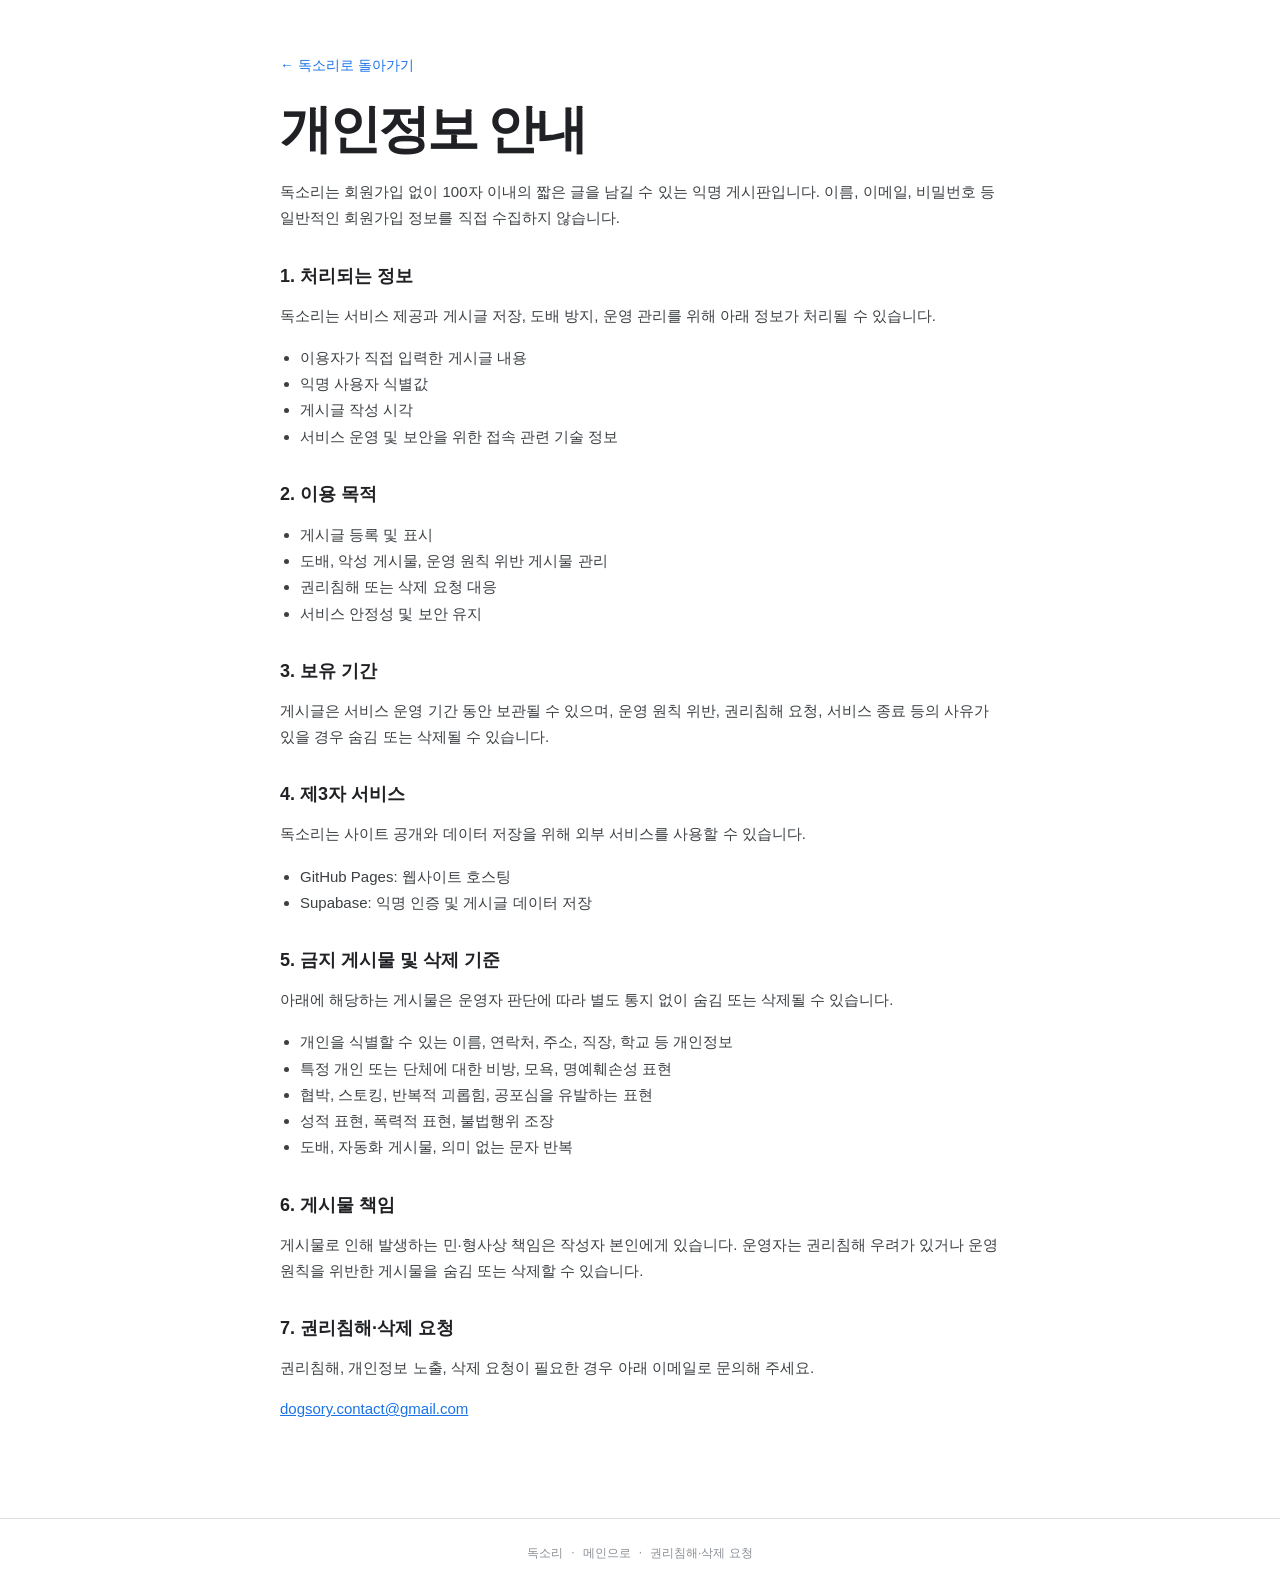
<file: privacy.html>
<!doctype html>
<html lang="ko">
<head>
  <meta charset="UTF-8" />
  <meta name="viewport" content="width=device-width, initial-scale=1.0" />
  <title>개인정보 안내 · 독소리</title>
  <link rel="stylesheet" href="./styles.css" />
  <style>
    .policy-page {
      width: min(calc(100% - 32px), 720px);
      margin: 0 auto;
      padding: 56px 0 80px;
    }

    .policy-page h1 {
      margin: 0 0 24px;
      font-size: clamp(32px, 7vw, 52px);
      letter-spacing: -0.06em;
      text-align: left;
    }

    .policy-page h2 {
      margin: 32px 0 10px;
      font-size: 18px;
    }

    .policy-page p,
    .policy-page li {
      color: #3c4043;
      font-size: 15px;
      line-height: 1.75;
    }

    .policy-page ul {
      padding-left: 20px;
    }

    .policy-page a {
      color: #1a73e8;
    }

    .back-link {
      display: inline-block;
      margin-bottom: 28px;
      color: #70757a;
      text-decoration: none;
      font-size: 14px;
    }

    .back-link:hover {
      text-decoration: underline;
    }
  </style>
</head>
<body>
  <main class="policy-page">
    <a class="back-link" href="./index.html">← 독소리로 돌아가기</a>

    <h1>개인정보 안내</h1>

    <p>
      독소리는 회원가입 없이 100자 이내의 짧은 글을 남길 수 있는 익명 게시판입니다.
      이름, 이메일, 비밀번호 등 일반적인 회원가입 정보를 직접 수집하지 않습니다.
    </p>

    <h2>1. 처리되는 정보</h2>
    <p>
      독소리는 서비스 제공과 게시글 저장, 도배 방지, 운영 관리를 위해 아래 정보가 처리될 수 있습니다.
    </p>
    <ul>
      <li>이용자가 직접 입력한 게시글 내용</li>
      <li>익명 사용자 식별값</li>
      <li>게시글 작성 시각</li>
      <li>서비스 운영 및 보안을 위한 접속 관련 기술 정보</li>
    </ul>

    <h2>2. 이용 목적</h2>
    <ul>
      <li>게시글 등록 및 표시</li>
      <li>도배, 악성 게시물, 운영 원칙 위반 게시물 관리</li>
      <li>권리침해 또는 삭제 요청 대응</li>
      <li>서비스 안정성 및 보안 유지</li>
    </ul>

    <h2>3. 보유 기간</h2>
    <p>
      게시글은 서비스 운영 기간 동안 보관될 수 있으며,
      운영 원칙 위반, 권리침해 요청, 서비스 종료 등의 사유가 있을 경우 숨김 또는 삭제될 수 있습니다.
    </p>

    <h2>4. 제3자 서비스</h2>
    <p>
      독소리는 사이트 공개와 데이터 저장을 위해 외부 서비스를 사용할 수 있습니다.
    </p>
    <ul>
      <li>GitHub Pages: 웹사이트 호스팅</li>
      <li>Supabase: 익명 인증 및 게시글 데이터 저장</li>
    </ul>

    <h2>5. 금지 게시물 및 삭제 기준</h2>
    <p>
      아래에 해당하는 게시물은 운영자 판단에 따라 별도 통지 없이 숨김 또는 삭제될 수 있습니다.
    </p>
    <ul>
      <li>개인을 식별할 수 있는 이름, 연락처, 주소, 직장, 학교 등 개인정보</li>
      <li>특정 개인 또는 단체에 대한 비방, 모욕, 명예훼손성 표현</li>
      <li>협박, 스토킹, 반복적 괴롭힘, 공포심을 유발하는 표현</li>
      <li>성적 표현, 폭력적 표현, 불법행위 조장</li>
      <li>도배, 자동화 게시물, 의미 없는 문자 반복</li>
    </ul>

    <h2>6. 게시물 책임</h2>
    <p>
      게시물로 인해 발생하는 민·형사상 책임은 작성자 본인에게 있습니다.
      운영자는 권리침해 우려가 있거나 운영 원칙을 위반한 게시물을 숨김 또는 삭제할 수 있습니다.
    </p>

    <h2>7. 권리침해·삭제 요청</h2>
    <p>
      권리침해, 개인정보 노출, 삭제 요청이 필요한 경우 아래 이메일로 문의해 주세요.
    </p>
    <p>
      <a href="mailto:dogsory.contact@gmail.com">dogsory.contact@gmail.com</a>
    </p>
  </main>

  <footer>
    <span>독소리</span>
    <span>·</span>
    <a href="./index.html">메인으로</a>
    <span>·</span>
    <a href="mailto:dogsory.contact@gmail.com">권리침해·삭제 요청</a>
  </footer>
</body>
</html>
</file>
<file: styles.css>
:root {
  --text: #202124;
  --muted: #70757a;
  --line: #dadce0;
  --surface: #ffffff;
  --soft: #f8f9fa;
  --accent: #1a73e8;
  --danger: #b3261e;
  --max: 760px;
}

* { box-sizing: border-box; }

html { scroll-behavior: smooth; }

body {
  margin: 0;
  min-height: 100vh;
  background: var(--surface);
  color: var(--text);
  font-family: Arial, "Apple SD Gothic Neo", "Noto Sans KR", sans-serif;
}

.page {
  width: min(calc(100% - 32px), var(--max));
  margin: 0 auto;
}

.hero {
  min-height: 57vh;
  display: flex;
  flex-direction: column;
  justify-content: center;
  padding: 72px 0 34px;
}

.brand-image {
  display: block;
  width: clamp(45px, 7vw, 70px);
  height: auto;
  margin: 0 auto 10px;
  border-radius: 10px;
  object-fit: cover;
 }

h1 {
  margin: 0;
  text-align: center;
  font-size: clamp(58px, 12vw, 94px);
  font-weight: 700;
  letter-spacing: -0.1em;
  line-height: 1;
}

.intro {
  margin: 20px 0 30px;
  color: var(--muted);
  font-size: 15px;
  text-align: center;
}

.compose { width: min(100%, 640px); margin: 0 auto; }

.input-wrap {
  display: flex;
  min-height: 52px;
  border: 1px solid var(--line);
  border-radius: 28px;
  overflow: hidden;
  background: #fff;
  box-shadow: 0 1px 6px rgba(32,33,36,.12);
  transition: box-shadow .15s ease, border-color .15s ease;
}

.input-wrap:focus-within {
  border-color: transparent;
  box-shadow: 0 1px 6px rgba(32,33,36,.2), 0 0 0 3px rgba(26,115,232,.13);
}

input {
  flex: 1;
  min-width: 0;
  border: 0;
  outline: 0;
  padding: 0 18px 0 22px;
  font: inherit;
  font-size: 16px;
  color: var(--text);
}

input::placeholder { color: #9aa0a6; }

button {
  border: 0;
  margin: 7px;
  padding: 0 19px;
  border-radius: 20px;
  background: var(--accent);
  color: #fff;
  font: inherit;
  font-size: 14px;
  font-weight: 700;
  cursor: pointer;
}

button:hover { filter: brightness(.95); }
button:disabled { opacity: .58; cursor: not-allowed; }

.compose-meta {
  display: flex;
  justify-content: space-between;
  min-height: 24px;
  padding: 9px 13px 0;
  color: var(--muted);
  font-size: 12px;
}

.compose-meta .error { color: var(--danger); }
.compose-meta .success { color: #188038; }

.rule {
  max-width: 640px;
  margin: 12px auto 0;
  color: #8a8f94;
  font-size: 12px;
  text-align: center;
  line-height: 1.5;
}

.feed-section { padding: 18px 0 80px; }

.feed-heading {
  display: flex;
  align-items: baseline;
  justify-content: space-between;
  gap: 12px;
  margin: 0 4px 12px;
}

.feed-heading h2 {
  margin: 0;
  font-size: 15px;
  font-weight: 700;
}

#feed-count { color: var(--muted); font-size: 12px; }

.feed {
  border-top: 1px solid var(--line);
}

.post {
  padding: 20px 8px 18px;
  border-bottom: 1px solid var(--line);
}

.post-text {
  margin: 0;
  overflow-wrap: anywhere;
  font-size: 17px;
  line-height: 1.58;
  letter-spacing: -.015em;
}

.post-time {
  display: block;
  margin-top: 7px;
  color: var(--muted);
  font-size: 12px;
}

.empty, .feed-status {
  margin: 0;
  padding: 28px 8px;
  color: var(--muted);
  text-align: center;
  font-size: 14px;
}

footer {
  display: flex;
  justify-content: center;
  gap: 8px;
  padding: 26px 16px;
  border-top: 1px solid var(--line);
  color: #8a8f94;
  font-size: 12px;
  text-align: center;
}

footer a {
  color: inherit;
  text-decoration: none;
}
footer a:hover {
  text-decoration: underline;
}

.sr-only {
  position: absolute;
  width: 1px; height: 1px;
  overflow: hidden;
  clip: rect(0, 0, 0, 0);
  white-space: nowrap;
}

@media (max-width: 480px) {
  .hero { min-height: 53vh; padding-top: 52px; }
  .input-wrap { min-height: 50px; }
  button { padding: 0 15px; }
  .post-text { font-size: 16px; }
}
</file>
